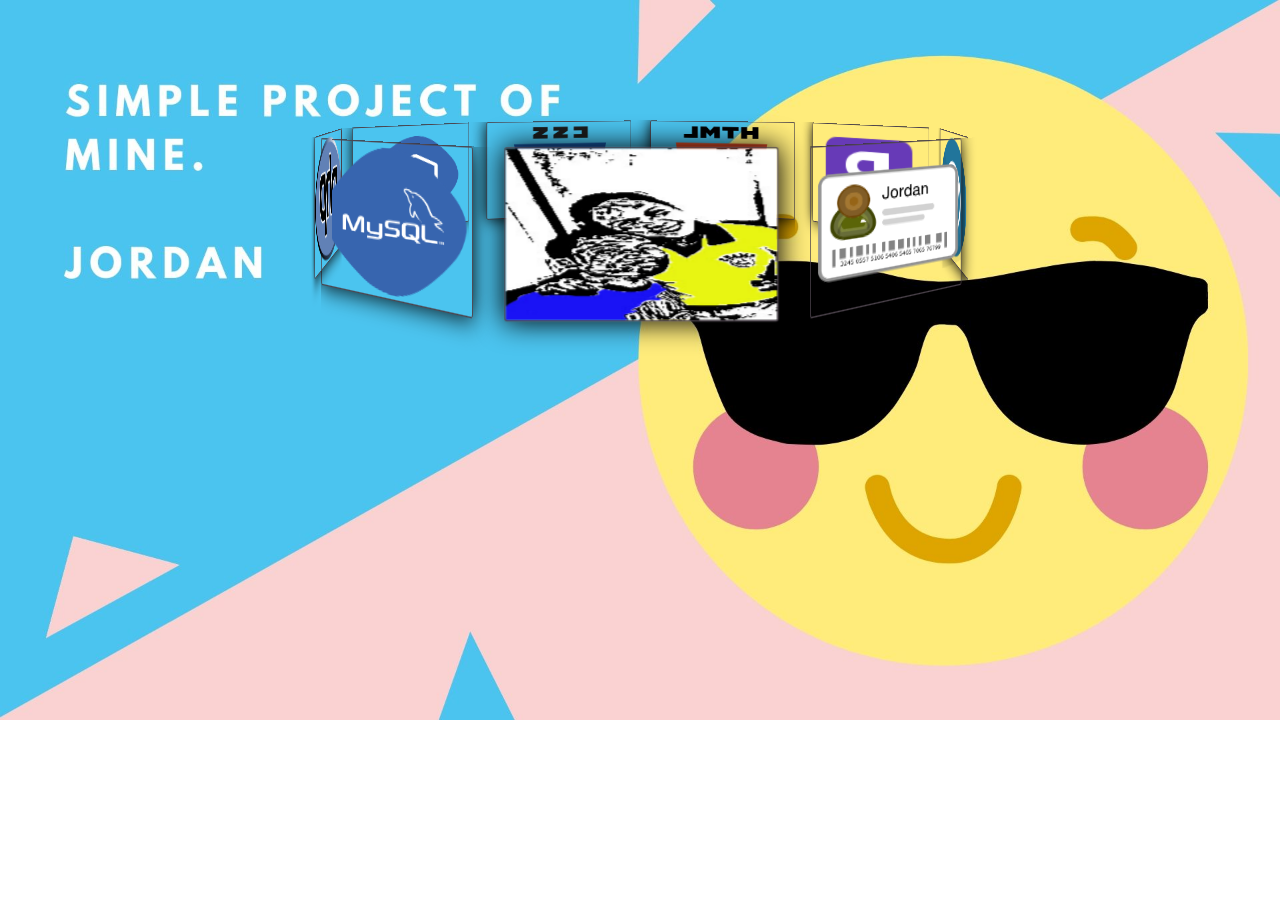
<file: index.html>
<!DOCTYPE html>
<html>
<head>
    <meta charset="utf-8">
    <title></title>
    <meta name="viewport" content="width=device-width, initial-scale=1.0">
    <link rel="stylesheet" type="text/css" href="cm.css">
</head>
<body id="bg">

    <section class="slideshow">
        
        <div class="content">
            <div class="content-carrousel">
                <figure class="shadow"><img src="img/1.jpg">
                </figure>
                <figure class="shadow"><img src="img/id.png">
                </figure>
                <figure class="shadow"><img src="img/wp.png">
                </figure>
                <figure class="shadow"><a href="bs/resume.html"><img src="img/bs.png"></a>
                </figure>
               <figure class="shadow">
               <a href="html5.html"><img src="img/html5.png">
               </a>
                </figure>
                <figure class="shadow"><img src="img/css3.png">
                </figure>
                <figure class="shadow"><img src="img/js.png">
                </figure>
                <figure class="shadow"><img src="img/php.png">
                </figure>
                <figure class="shadow"><img src="img/mysql.png">
                </figure>
            </div>
        </div>
    </section>
</body>
</html>
</file>
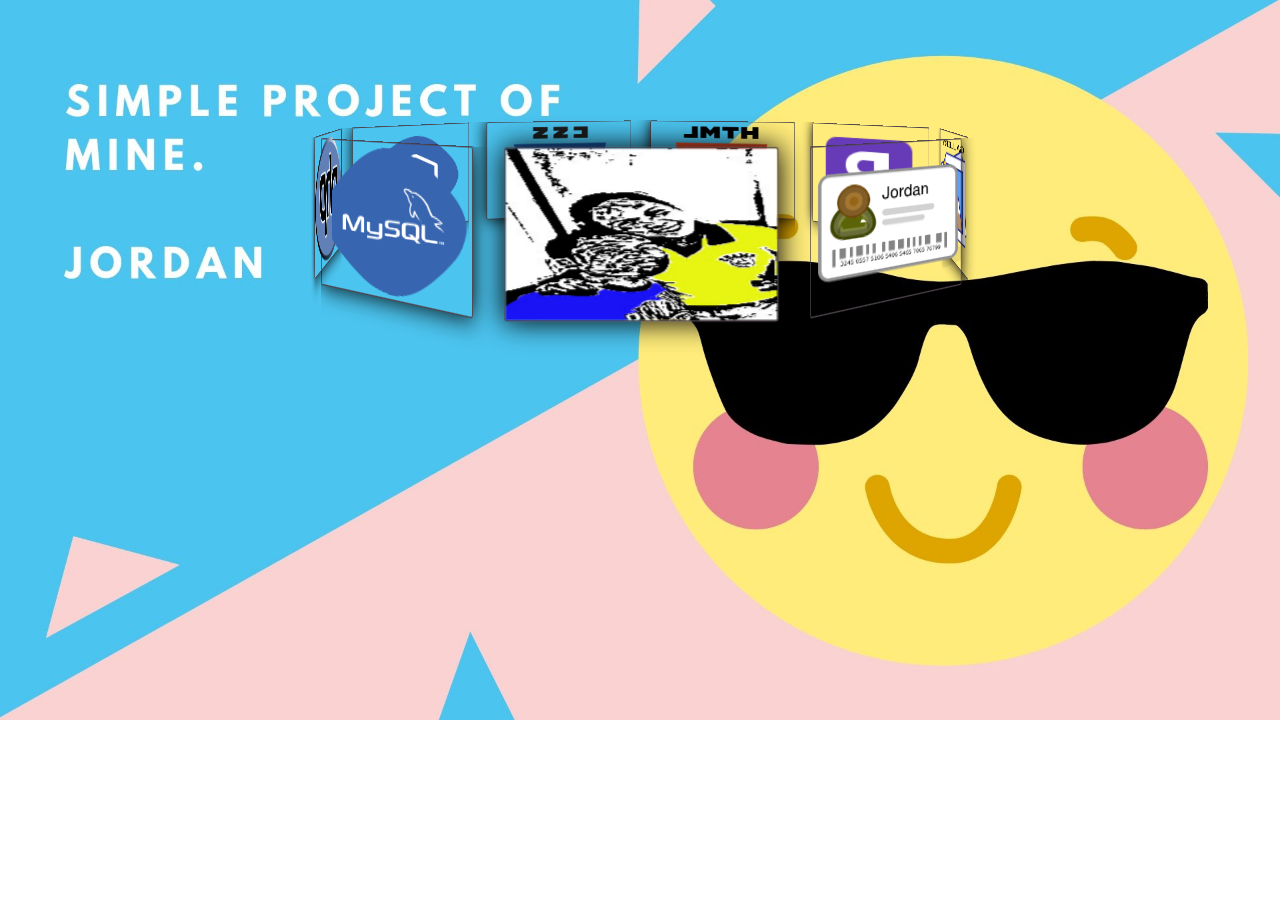
<file: cm.html>
<!DOCTYPE html>
<html>
<head>
    <meta charset="utf-8">
    <title></title>
    <link rel="stylesheet" type="text/css" href="cm.css">
</head>
<body id="bg">

    <section class="slideshow">

        <div class="content">
            <div class="content-carrousel">
                <figure class="shadow"><img src="img/1.jpg">
                </figure>
                <figure class="shadow"><img src="img/id.png">
                </figure>
                <figure class="shadow"><img src="img/gal.png">
                </figure>
                <figure class="shadow"><img src="img/bs.png">
                </figure>
                <figure class="shadow"><img src="img/html5.png">
                </figure>
                <figure class="shadow"><img src="img/css3.png">
                </figure>
                <figure class="shadow"><img src="img/js.png">
                </figure>
                <figure class="shadow"><img src="img/php.png">
                </figure>
                <figure class="shadow"><img src="img/mysql.png">
                </figure>
            </div>
        </div>
    </section>
</body>
</html>
</file>
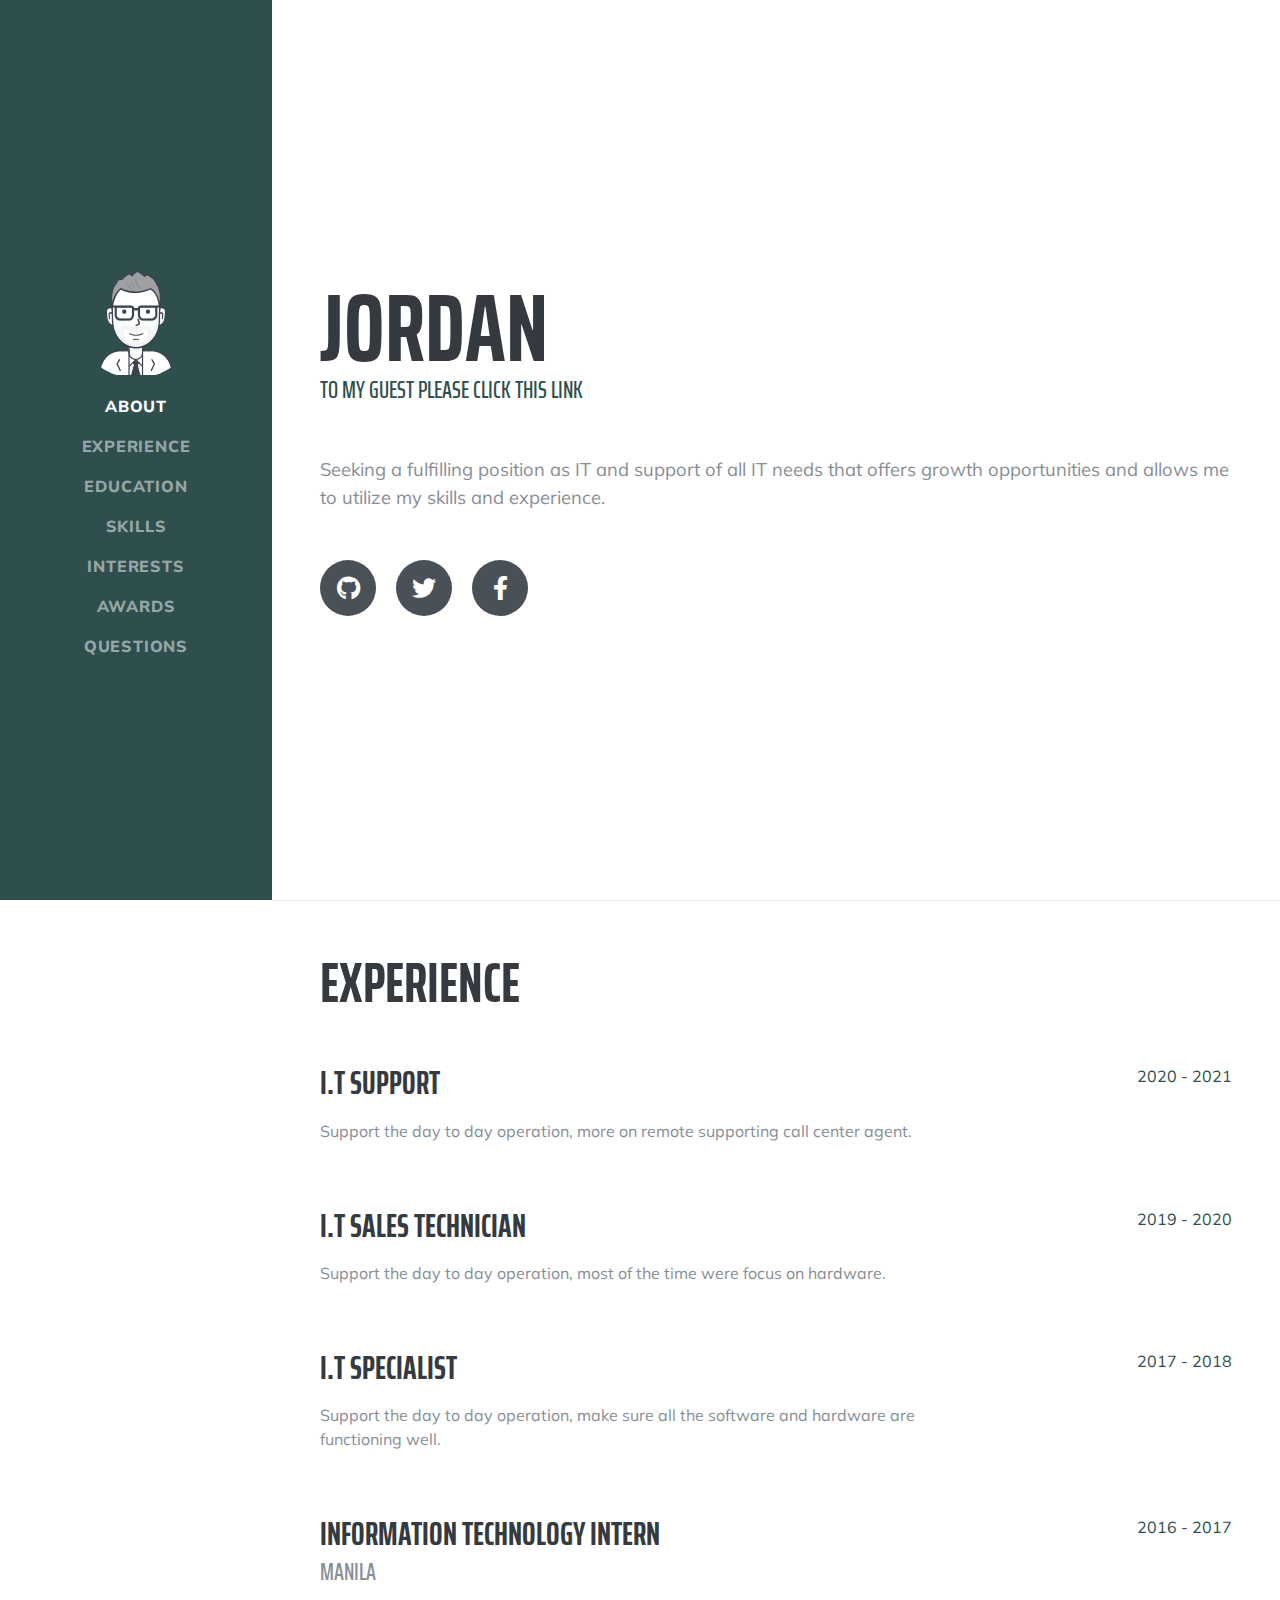
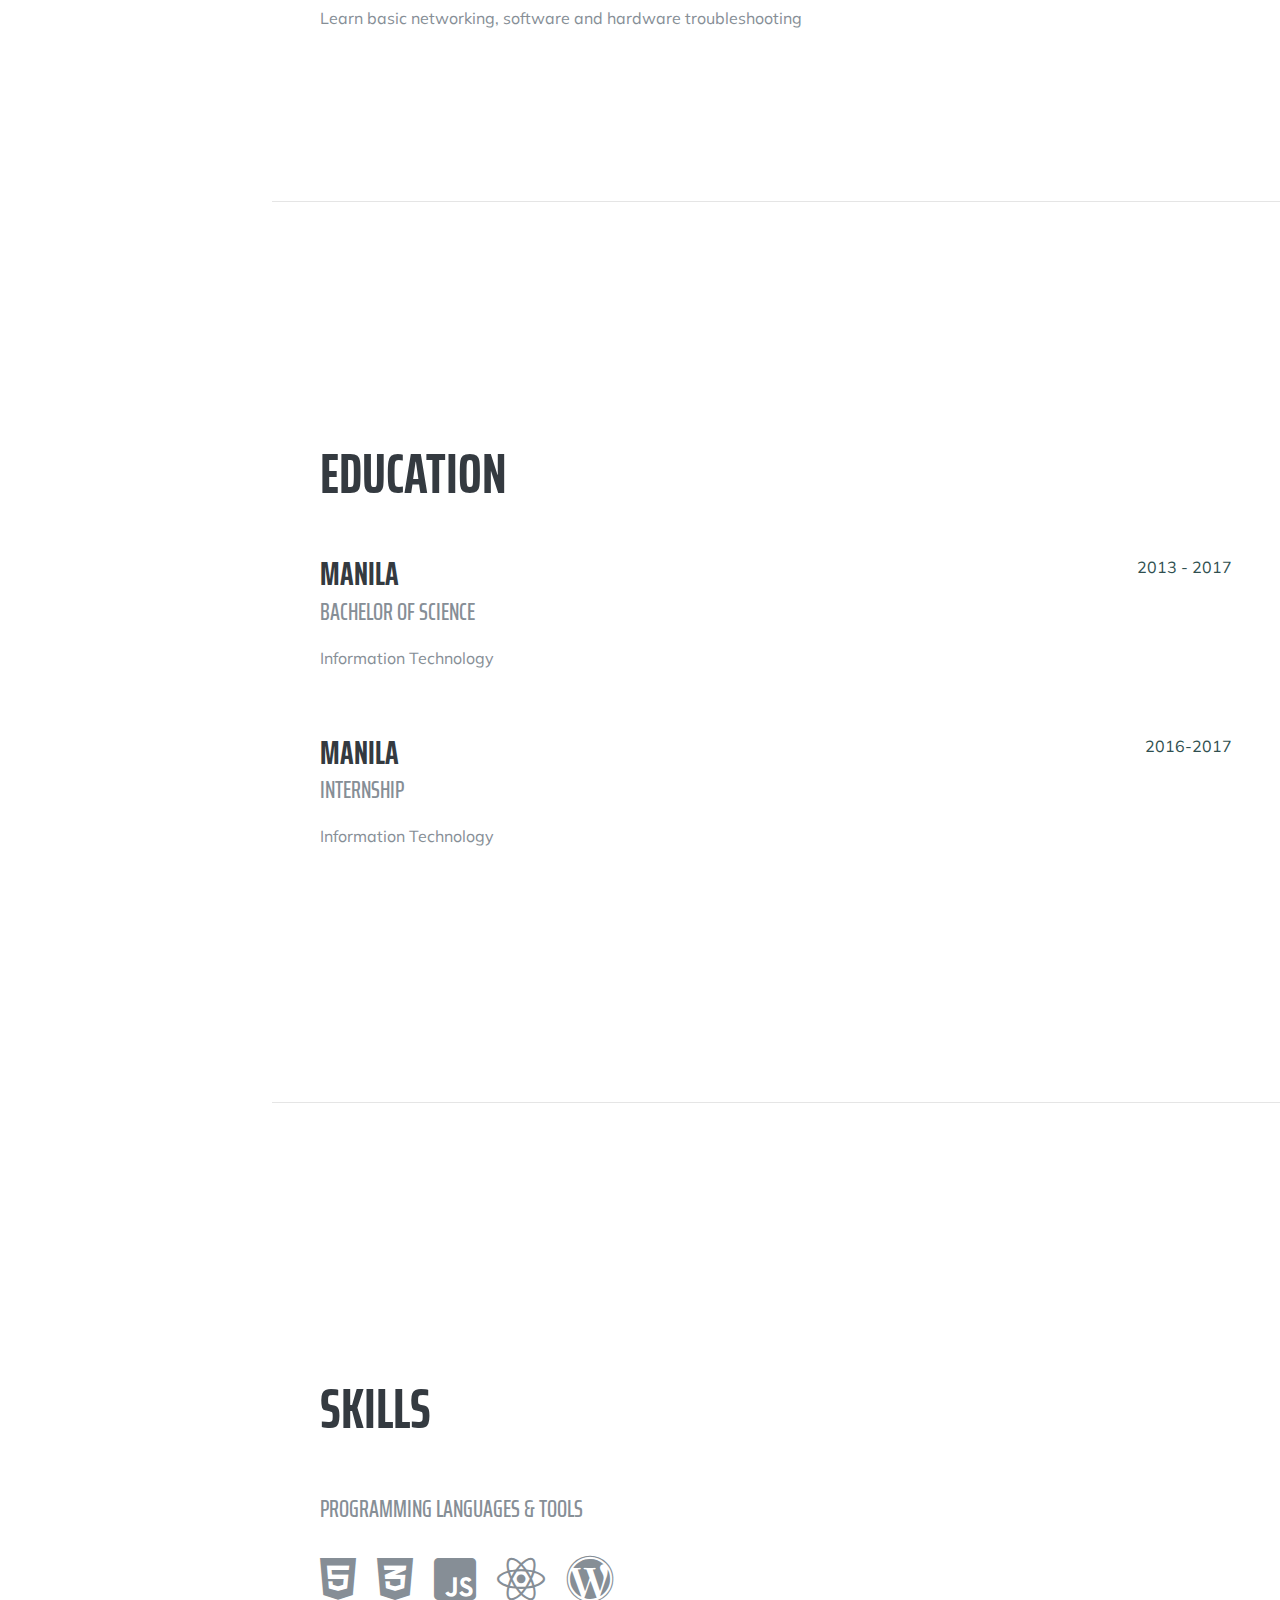
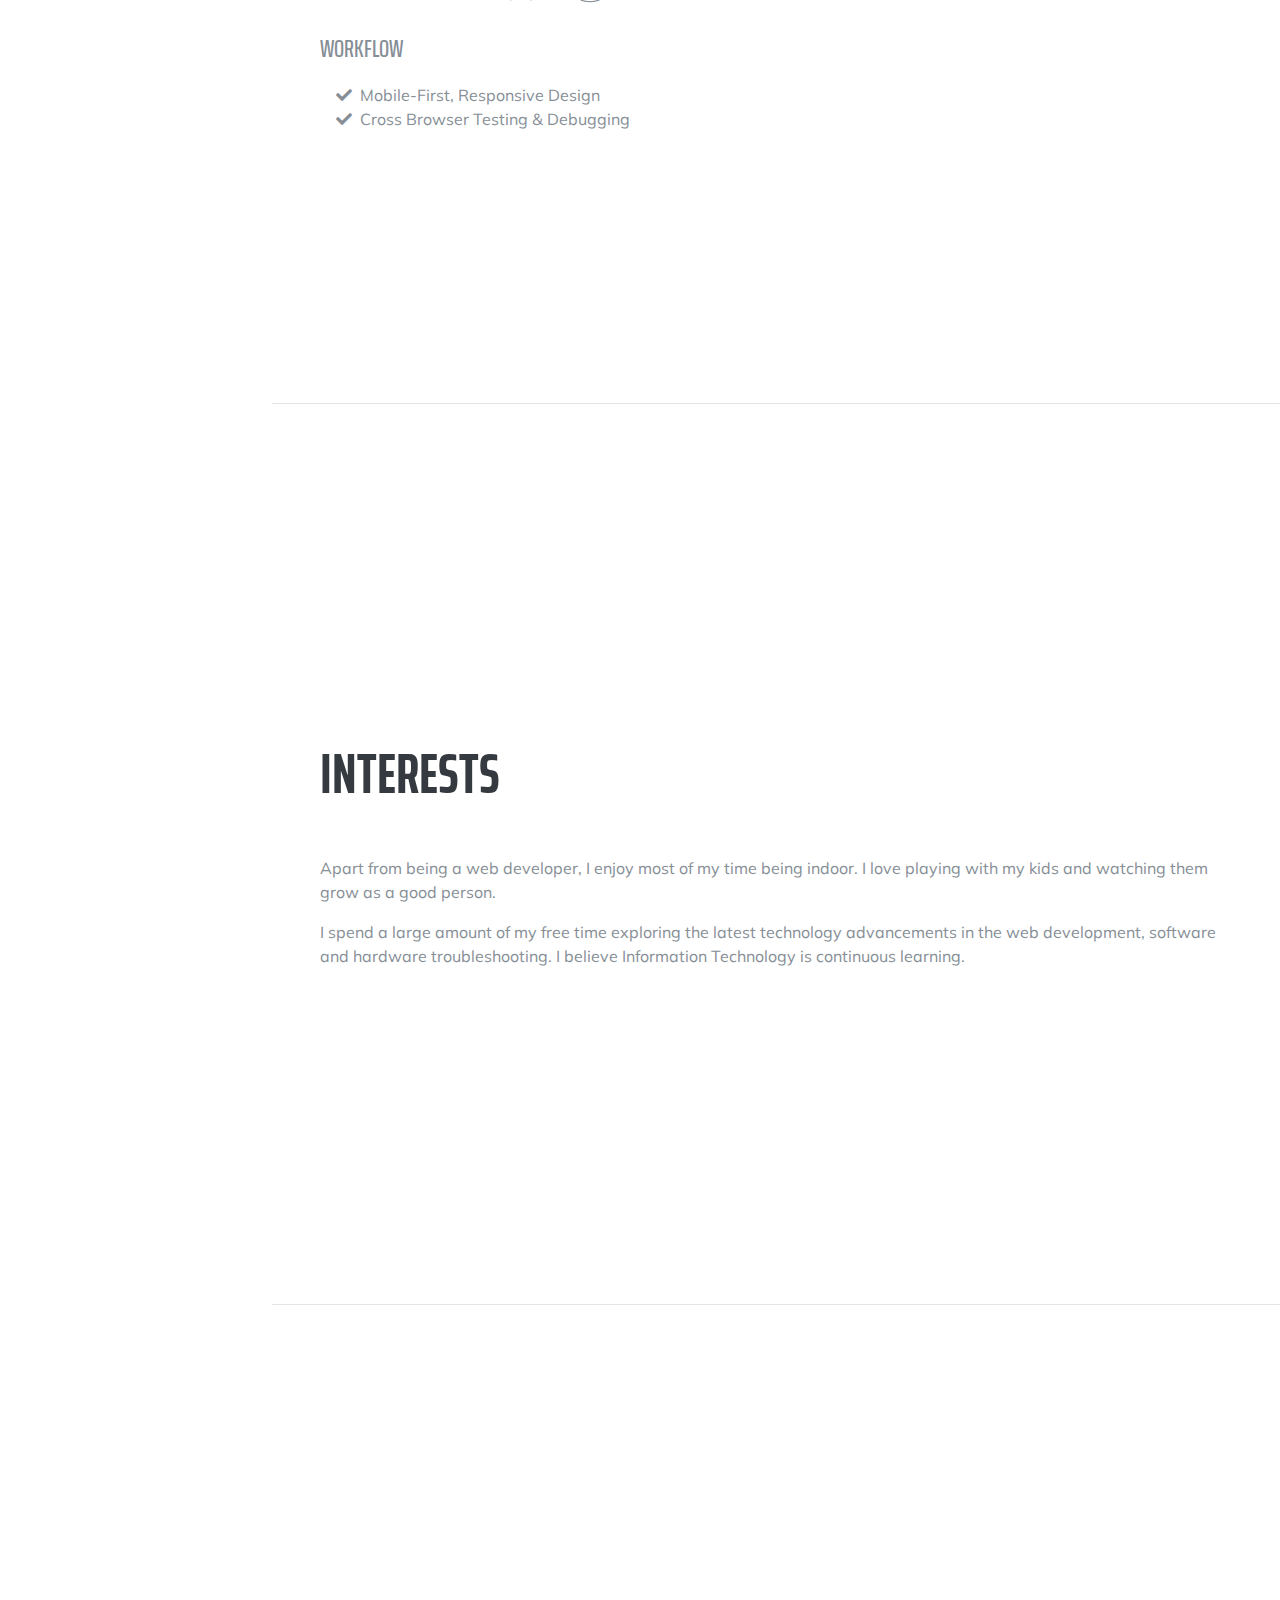
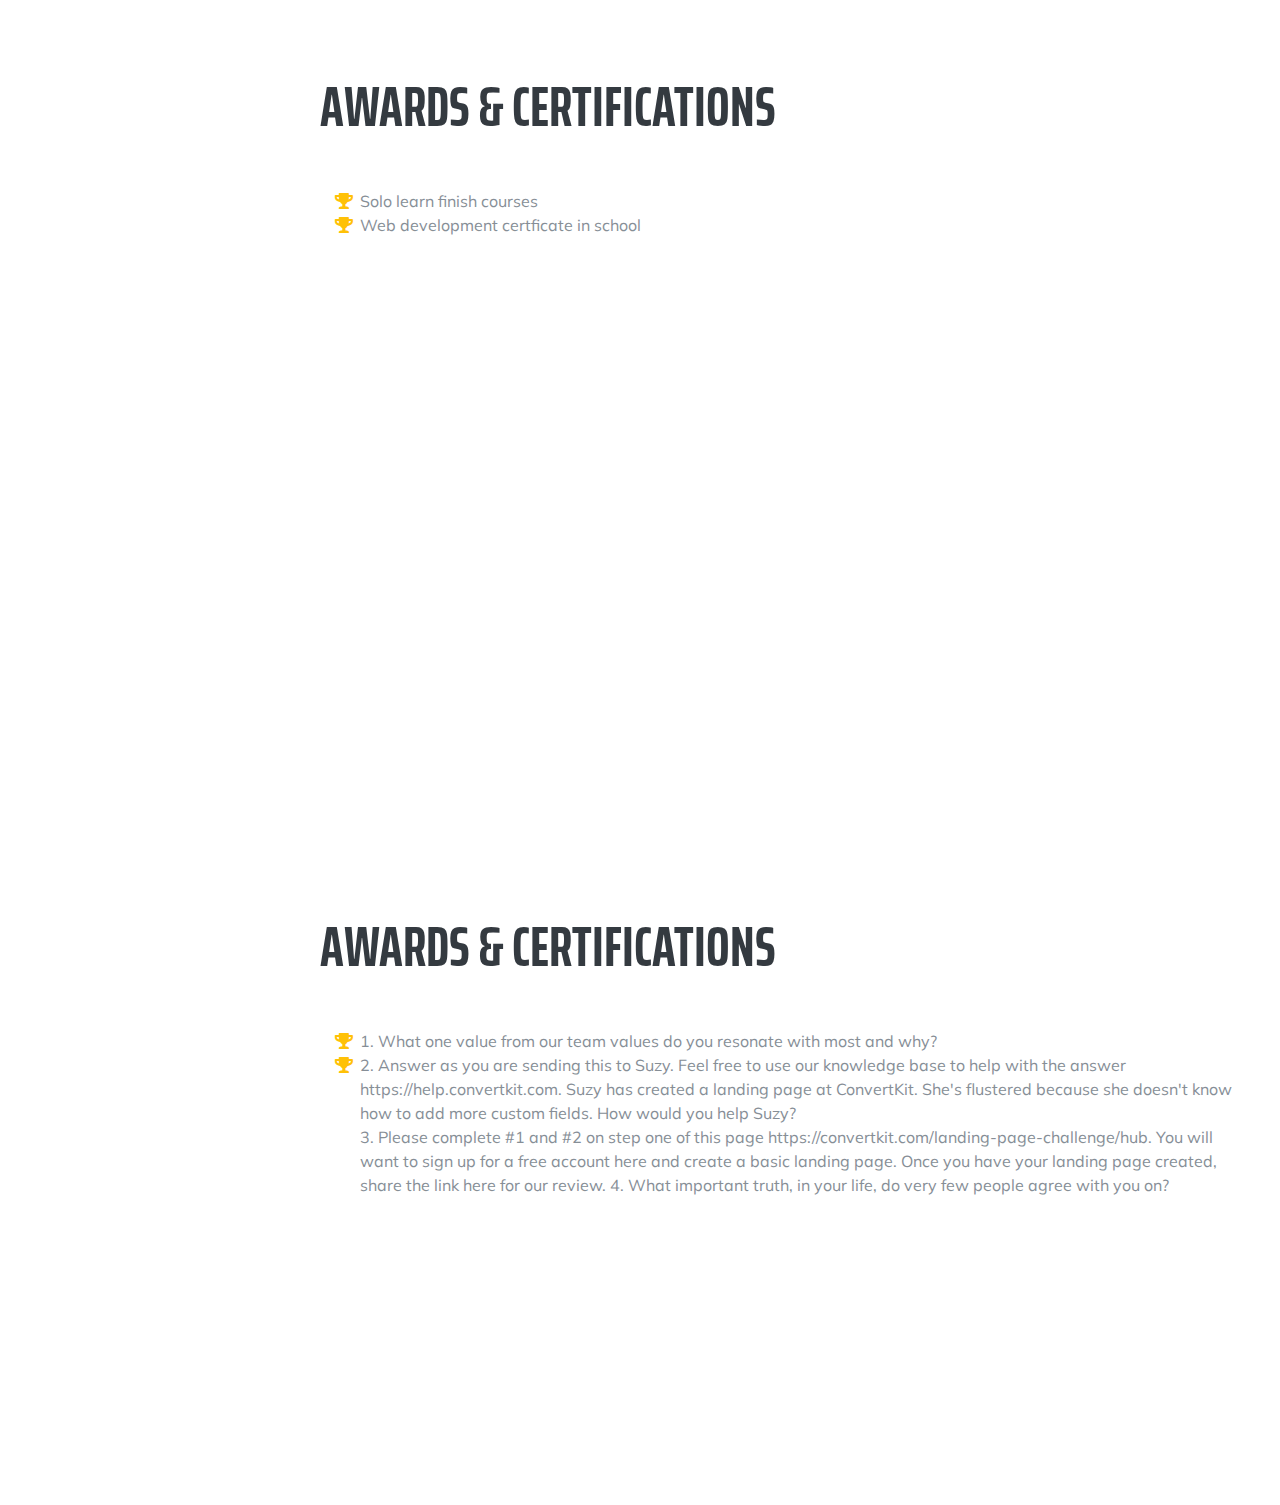
<file: bs/resume.html>
<!DOCTYPE html>
<html lang="en">

<head>
  <meta charset="utf-8">
  <meta name="viewport" content="width=device-width, initial-scale=1, shrink-to-fit=no">
  <meta name="description" content="">
  <meta name="author" content="">

  <title>Jordan Customized BS</title>

  <!-- Bootstrap core CSS -->
  <link href="vendor/bootstrap/css/bootstrap.min.css" rel="stylesheet">

  <!-- Custom fonts for this template -->
  <link href="https://fonts.googleapis.com/css?family=Saira+Extra+Condensed:500,700" rel="stylesheet">
  <link href="https://fonts.googleapis.com/css?family=Muli:400,400i,800,800i" rel="stylesheet">
  <link href="vendor/fontawesome-free/css/all.min.css" rel="stylesheet">

  <!-- Custom styles for this template -->
  <link href="css/resume.min.css" rel="stylesheet">
</head>

<body id="page-top">

  <nav class="navbar navbar-expand-lg navbar-dark bg-primary fixed-top" id="sideNav">
    <a class="navbar-brand js-scroll-trigger" href="#page-top">
      <span class="d-block d-lg-none"></span>
      <span class="d-none d-lg-block">
        <a href="https://zamanjordan.github.io/file/index.html"><img class="img-fluid img-profile rounded-circle mx-auto mb-2" src="img/me.png" alt="">
        </a>
      </span>
    </a>
    <button class="navbar-toggler" type="button" data-toggle="collapse" data-target="#navbarSupportedContent" aria-controls="navbarSupportedContent" aria-expanded="false" aria-label="Toggle navigation">
      <span class="navbar-toggler-icon"></span>
    </button>
    <div class="collapse navbar-collapse" id="navbarSupportedContent">
      <ul class="navbar-nav">
        <li class="nav-item">
          <a class="nav-link js-scroll-trigger" href="#about">About</a>
        </li>
        <li class="nav-item">
          <a class="nav-link js-scroll-trigger" href="#experience">Experience</a>
        </li>
        <li class="nav-item">
          <a class="nav-link js-scroll-trigger" href="#education">Education</a>
        </li>
        <li class="nav-item">
          <a class="nav-link js-scroll-trigger" href="#skills">Skills</a>
        </li>
        <li class="nav-item">
          <a class="nav-link js-scroll-trigger" href="#interests">Interests</a>
        </li>
        <li class="nav-item">
          <a class="nav-link js-scroll-trigger" href="#awards">Awards</a>
        </li>
        
        <li class="nav-item">
          <a class="nav-link js-scroll-trigger" href="#questions">Questions</a>
        </li>
      </ul>
    </div>
  </nav>

  <div class="container-fluid p-0">

    <section class="resume-section p-3 p-lg-5 d-flex align-items-center" id="about">
      <div class="w-100">
        <h1 class="mb-0">Jordan
          <span class="text-primary"></span>
        </h1>
        <div class="subheading mb-5">
          <a href="https://dogged-hustler-6467.ck.page/343190045f">To my guest please click this link</a>
        </div>
        <p class="lead mb-5">Seeking a fulfilling position as IT and support of all IT needs that offers growth opportunities and allows me to utilize my skills and experience.</p>
        <p class="lead mb-5"></p>
        <div class="social-icons">
          
          <a href="#">
            <i class="fab fa-github"></i>
          </a>
          <a href="#">
            <i class="fab fa-twitter"></i>
          </a>
          <a href="#">
            <i class="fab fa-facebook-f"></i>
          </a>
        </div>
      </div>
    </section>

    <hr class="m-0">

    <section class="resume-section p-3 p-lg-5 d-flex justify-content-center" id="experience">
      <div class="w-100">
        <h2 class="mb-5">Experience</h2>
        
         <div class="resume-item d-flex flex-column flex-md-row justify-content-between mb-5">
          <div class="resume-content">
            <h3 class="mb-0">I.T SUPPORT</h3>
            <div class="subheading mb-3"><!--company name--></div>
            <p>Support the day to day operation, more on remote supporting call center agent.</p>
          </div>
          <div class="resume-date text-md-right">
            <span class="text-primary">2020 - 2021</span>
          </div>
        </div>

         <div class="resume-item d-flex flex-column flex-md-row justify-content-between mb-5">
          <div class="resume-content">
            <h3 class="mb-0">I.T SALES TECHNICIAN</h3>
            <div class="subheading mb-3"><!--company name--></div>
            <p>Support the day to day operation, most of the time were focus on hardware.</p>
          </div>
          <div class="resume-date text-md-right">
            <span class="text-primary">2019 - 2020</span>
          </div>
        </div>
        
        
        <div class="resume-item d-flex flex-column flex-md-row justify-content-between mb-5">
          <div class="resume-content">
            <h3 class="mb-0">I.T SPECIALIST</h3>
            <div class="subheading mb-3"><!--company name--></div>
            <p>Support the day to day operation, make sure all the software and hardware are functioning well.</p>
          </div>
          <div class="resume-date text-md-right">
            <span class="text-primary">2017 - 2018</span>
          </div>
        </div>
        <!--
        <div class="resume-item d-flex flex-column flex-md-row justify-content-between mb-5">
          <div class="resume-content">
            <h3 class="mb-0">Web Developer</h3>
            <div class="subheading mb-3">//delete</div>
            <p></p>
          </div>
          <div class="resume-date text-md-right">
            <span class="text-primary">//delete</span>
          </div>
        </div>

        <div class="resume-item d-flex flex-column flex-md-row justify-content-between mb-5">
          <div class="resume-content">
            <h3 class="mb-0">//delete</h3>
            <div class="subheading mb-3">//delete</div>
            <p>//delete</p>
          </div>
          <div class="resume-date text-md-right">
            <span class="text-primary">//delete</span>
          </div>
        </div>
        -->
        <div class="resume-item d-flex flex-column flex-md-row justify-content-between">
          <div class="resume-content">
            <h3 class="mb-0">Information Technology Intern</h3>
            <div class="subheading mb-3">Manila</div>
            <p>Learn basic networking, software and hardware troubleshooting</p>
          </div>
          <div class="resume-date text-md-right">
            <span class="text-primary">2016 - 2017</span>
          </div>
        </div>
      </div>

    </section>

    <hr class="m-0">

    <section class="resume-section p-3 p-lg-5 d-flex align-items-center" id="education">
      <div class="w-100">
        <h2 class="mb-5">Education</h2>

        <div class="resume-item d-flex flex-column flex-md-row justify-content-between mb-5">
          <div class="resume-content">
            <h3 class="mb-0">Manila</h3>
            <div class="subheading mb-3">Bachelor of Science</div>
            <div>Information Technology</div>
            <p></p>
          </div>
          <div class="resume-date text-md-right">
            <span class="text-primary">2013 - 2017</span>
          </div>
        </div>

        <div class="resume-item d-flex flex-column flex-md-row justify-content-between">
          <div class="resume-content">
            <h3 class="mb-0">Manila</h3>
            <div class="subheading mb-3">Internship</div>
            <p>Information Technology</p>
          </div>
          <div class="resume-date text-md-right">
            <span class="text-primary">2016-2017</span>
          </div>
        </div>
      </div>
    </section>

    <hr class="m-0">

    <section class="resume-section p-3 p-lg-5 d-flex align-items-center" id="skills">
      <div class="w-100">
        <h2 class="mb-5">Skills</h2>

        <div class="subheading mb-3">Programming Languages &amp; Tools</div>
        <ul class="list-inline dev-icons">
          <li class="list-inline-item">
            <i class="fab fa-html5"></i>
          </li>
          <li class="list-inline-item">
            <i class="fab fa-css3-alt"></i>
          </li>
          <li class="list-inline-item">
            <i class="fab fa-js-square"></i>
          </li>
           <!-- Not yet
          <li class="list-inline-item">
            <i class="fab fa-angular"></i>
          </li>
          
          <li class="list-inline-item">
            <i class="fab fa-node-js"></i>
          </li>
          
          <li class="list-inline-item">
            <i class="fab fa-sass"></i>
          </li>

          <li class="list-inline-item">
            <i class="fab fa-less"></i>
          </li>

          <li class="list-inline-item">
            <i class="fab fa-gulp"></i>
          </li>

          <li class="list-inline-item">
            <i class="fab fa-grunt"></i>
          </li>
          <li class="list-inline-item">
            <i class="fab fa-npm"></i>
          </li>
          -->
          <li class="list-inline-item">
            <i class="fab fa-react"></i>
          </li>
          
          <li class="list-inline-item">
            <i class="fab fa-wordpress"></i>
          </li>
        </ul>

        <div class="subheading mb-3">Workflow</div>
        <ul class="fa-ul mb-0">
          <li>
            <i class="fa-li fa fa-check"></i>
            Mobile-First, Responsive Design</li>
          <li>
            <i class="fa-li fa fa-check"></i>
            Cross Browser Testing &amp; Debugging</li>
          <li>
            <!--not yet
            <i class="fa-li fa fa-check"></i>
            Cross Functional Teams</li>
          <li>
            <i class="fa-li fa fa-check"></i>
            Agile Development &amp; Scrum</li>
          -->
        </ul>
      </div>
    </section>

    <hr class="m-0">

    <section class="resume-section p-3 p-lg-5 d-flex align-items-center" id="interests">
      <div class="w-100">
        <h2 class="mb-5">Interests</h2>
        <p>Apart from being a web developer, I enjoy most of my time being indoor. I love playing with my kids and watching them grow as a good person.</p>
        <p class="mb-0">I spend a large amount of my free time exploring the latest technology advancements in the web development, software and hardware troubleshooting. I believe Information Technology is continuous learning.</p>
      </div>
    </section>

    <hr class="m-0">

    <section class="resume-section p-3 p-lg-5 d-flex align-items-center" id="awards">
      <div class="w-100">
        <h2 class="mb-5">Awards &amp; Certifications</h2>
        <ul class="fa-ul mb-0">
          <li>
            <i class="fa-li fa fa-trophy text-warning"></i>
            Solo learn finish courses</li>
          <li>
            <i class="fa-li fa fa-trophy text-warning"></i>
            Web development certficate in school</li>
          <li>
           
        </ul>
      </div>
    </section>
    
    <section class="resume-section p-3 p-lg-5 d-flex align-items-center" id="Questions">
      <div class="w-100">
        <h2 class="mb-5">Awards &amp; Certifications</h2>
        <ul class="fa-ul mb-0">
          <li>
            <i class="fa-li fa fa-trophy text-warning"></i>
            1. What one value from our team values do you resonate with most and why? </li>
          <li>
            <i class="fa-li fa fa-trophy text-warning"></i>
            2. Answer as you are sending this to Suzy. Feel free to use our knowledge base to help with the answer https://help.convertkit.com. Suzy has created a landing page at ConvertKit. She's flustered because she doesn't know how to add more custom fields. How would you help Suzy?</li>
           <i class="fa-li fa fa-trophy text-warning"></i>
            3. Please complete #1 and #2 on step one of this page https://convertkit.com/landing-page-challenge/hub. You will want to sign up for a free account here and create a basic landing page. Once you have your landing page created, share the link here for our review.
            <i class="fa-li fa fa-trophy text-warning"></i>
            4. What important truth, in your life, do very few people agree with you on? 

          
          <li>
           
        </ul>
      </div>
    </section>
    
  </div>

  <!-- Bootstrap core JavaScript -->
  <script src="vendor/jquery/jquery.min.js"></script>
  <script src="vendor/bootstrap/js/bootstrap.bundle.min.js"></script>

  <!-- Plugin JavaScript -->
  <script src="vendor/jquery-easing/jquery.easing.min.js"></script>

  <!-- Custom scripts for this template -->
  <script src="js/resume.min.js"></script>

</body>
</html>
</file>
<file: cm.css>
*{
        padding: 0;
        margin: 0;
    }

    #bg{
        background-image: url(img/2.jpg);
        background-repeat: no-repeat;
        background-size: cover;

    }

    .slideshow{
        margin:0 auto;
        padding-top:50px;
        height: 600px; 
        box-sizing:border-box;
    }
    .content{
        margin: auto;
        width:190px;
        perspective:1000px;
        position: relative;
        padding-top: 80px;
    }

    .content:hover{
        width: 210px;
        float: center;
    }

    .content-carrousel{
        width: 100%;
        position: absolute;
        float: right;
        animation:rotar 15s infinite linear;
        transform-style: preserve-3d;
    }
    .content-carrousel:hover{
        animation-play-state:paused;
        cursor:pointer;
    }

    .content-carrousel figure{
        width:100%;
        height: 120px;
        border:1px solid #4d444d;
        overflow: hidden;
        position: absolute;
    }
    /*testing code */
    .content-carrousel figure:hover{
        width:100%;
        height: 150px;
        border:1px solid #4d444d;
        overflow: hidden;
        position: absolute;
        border-radius: 20px;
        
    }

    .content-carrousel figure:nth-child(1){
        transform: rotateY(0deg) translateZ(300px);
    }
    .content-carrousel figure:nth-child(2){
        transform: rotateY(40deg) translateZ(300px);
    }
    .content-carrousel figure:nth-child(3){
        transform: rotateY(80deg) translateZ(300px);
    }
    .content-carrousel figure:nth-child(4){
        transform: rotateY(120deg) translateZ(300px);
    }
    .content-carrousel figure:nth-child(5){
        transform: rotateY(160deg) translateZ(300px);
    }
    .content-carrousel figure:nth-child(6){
        transform: rotateY(200deg) translateZ(300px);
    }
    .content-carrousel figure:nth-child(7){
        transform: rotateY(240deg) translateZ(300px);
    }
    .content-carrousel figure:nth-child(8){
        transform: rotateY(280deg) translateZ(300px);
    }
    .content-carrousel figure:nth-child(9){
        transform: rotateY(320deg) translateZ(300px);
    }
    .shadow{
        position: absolute;
        box-shadow: 0px 0px 20px 0px #000;
        border-radius :2px;
    }
    .content-carrousel img{
        image-rendering: auto;
        transition: all 300ms;
        width: 100%;
        height:100%;
    }

    .content-carrousel img:hover{
        transform: scale(1.1); /*1.2*/
        transition: all 300ms;
       
    }
    @keyframes rotar{
        from {
            transform:rotateY(0deg);
        } to {
            transform:rotateY(360deg);
        }
    }


@media (max-width: 414px){
        

        #bg{
        
        height: 100%;
        background-size: cover;
        background-repeat: no-repeat;
    }

        .slideshow{
        margin:0 auto;
        padding-top:12px;
        height: 75px; 
        box-sizing:border-box;
    }

        .content{
        margin: auto;
        width:47px;
        perspective:250px;
        position: relative;
        padding-top: 20px;
    }

    .content:hover{
        width: 62px;
        float: center;
    }

    .content-carrousel figure{
        width:100%;
        height: 30px;
        border:1px solid #4d444d;
        overflow: hidden;
        position: absolute;
    }

     .content-carrousel figure:hover{
        width:100%;
        height: 37px;
        border:1px solid #4d444d;
        overflow: hidden;
        position: absolute;
        border-radius: 5px;
        
    }

     .content-carrousel figure:nth-child(1){
        transform: rotateY(0deg) translateZ(75px);
    }
    .content-carrousel figure:nth-child(2){
        transform: rotateY(40deg) translateZ(75px);
    }
    .content-carrousel figure:nth-child(3){
        transform: rotateY(80deg) translateZ(75px);
    }
    .content-carrousel figure:nth-child(4){
        transform: rotateY(120deg) translateZ(75px);
    }
    .content-carrousel figure:nth-child(5){
        transform: rotateY(160deg) translateZ(75px);
    }
    .content-carrousel figure:nth-child(6){
        transform: rotateY(200deg) translateZ(75px);
    }
    .content-carrousel figure:nth-child(7){
        transform: rotateY(240deg) translateZ(75px);
    }
    .content-carrousel figure:nth-child(8){
        transform: rotateY(280deg) translateZ(75px);
    }
    .content-carrousel figure:nth-child(9){
        transform: rotateY(320deg) translateZ(75px);
    }

}
</file>
<file: bs/css/resume.min.css>
/*!
 * Start Bootstrap - Resume v5.0.7 (https://startbootstrap.com/template-overviews/resume)
 * Copyright 2013-2019 Start Bootstrap
 * Licensed under MIT (https://github.com/BlackrockDigital/startbootstrap-resume/blob/master/LICENSE)
 */body{font-family:Muli,-apple-system,BlinkMacSystemFont,'Segoe UI',Roboto,'Helvetica Neue',Arial,sans-serif,'Apple Color Emoji','Segoe UI Emoji','Segoe UI Symbol','Noto Color Emoji';padding-top:54px;color:#868e96}@media (min-width:992px){body{padding-top:0;padding-left:17rem}}h1,h2,h3,h4,h5,h6{font-family:'Saira Extra Condensed',-apple-system,BlinkMacSystemFont,'Segoe UI',Roboto,'Helvetica Neue',Arial,sans-serif,'Apple Color Emoji','Segoe UI Emoji','Segoe UI Symbol','Noto Color Emoji';font-weight:700;text-transform:uppercase;color:#343a40}h1{font-size:6rem;line-height:5.5rem}h2{font-size:3.5rem}h3{font-size:2rem}p.lead{font-size:1.15rem;font-weight:400}.subheading{text-transform:uppercase;font-weight:500;font-family:'Saira Extra Condensed',-apple-system,BlinkMacSystemFont,'Segoe UI',Roboto,'Helvetica Neue',Arial,sans-serif,'Apple Color Emoji','Segoe UI Emoji','Segoe UI Symbol','Noto Color Emoji';font-size:1.5rem}.social-icons a{display:inline-block;height:3.5rem;width:3.5rem;background-color:#495057;color:#fff!important;border-radius:100%;text-align:center;font-size:1.5rem;line-height:3.5rem;margin-right:1rem}.social-icons a:last-child{margin-right:0}.social-icons a:hover{background-color:#2F4F4F}.dev-icons{font-size:3rem}.dev-icons .list-inline-item i:hover{color:#2F4F4F}#sideNav .navbar-nav .nav-item .nav-link{font-weight:800;letter-spacing:.05rem;text-transform:uppercase}#sideNav .navbar-toggler:focus{outline-color:#d48a6e}@media (min-width:992px){#sideNav{text-align:center;position:fixed;top:0;left:0;display:-webkit-box;display:-ms-flexbox;display:flex;-webkit-box-orient:vertical;-webkit-box-direction:normal;-ms-flex-direction:column;flex-direction:column;width:17rem;height:100vh}#sideNav .navbar-brand{display:-webkit-box;display:-ms-flexbox;display:flex;margin:auto auto 0;padding:.5rem}#sideNav .navbar-brand .img-profile{max-width:10rem;max-height:10rem;border:.5rem solid rgba(255,255,255,.2)}#sideNav .navbar-collapse{display:-webkit-box;display:-ms-flexbox;display:flex;-webkit-box-align:start;-ms-flex-align:start;align-items:flex-start;-webkit-box-flex:0;-ms-flex-positive:0;flex-grow:0;width:100%;margin-bottom:auto}#sideNav .navbar-collapse .navbar-nav{-webkit-box-orient:vertical;-webkit-box-direction:normal;-ms-flex-direction:column;flex-direction:column;width:100%}#sideNav .navbar-collapse .navbar-nav .nav-item{display:block}#sideNav .navbar-collapse .navbar-nav .nav-item .nav-link{display:block}}section.resume-section{padding-top:5rem!important;padding-bottom:5rem!important;max-width:75rem}section.resume-section .resume-item .resume-date{min-width:none}@media (min-width:768px){section.resume-section{min-height:100vh}section.resume-section .resume-item .resume-date{min-width:18rem}}@media (min-width:992px){section.resume-section{padding-top:3rem!important;padding-bottom:3rem!important}}.bg-primary{background-color:#2F4F4F!important}.text-primary{color:#2F4F4F!important}a{color:#2F4F4F}a:active,a:focus,a:hover{color:#824027}
</file>
